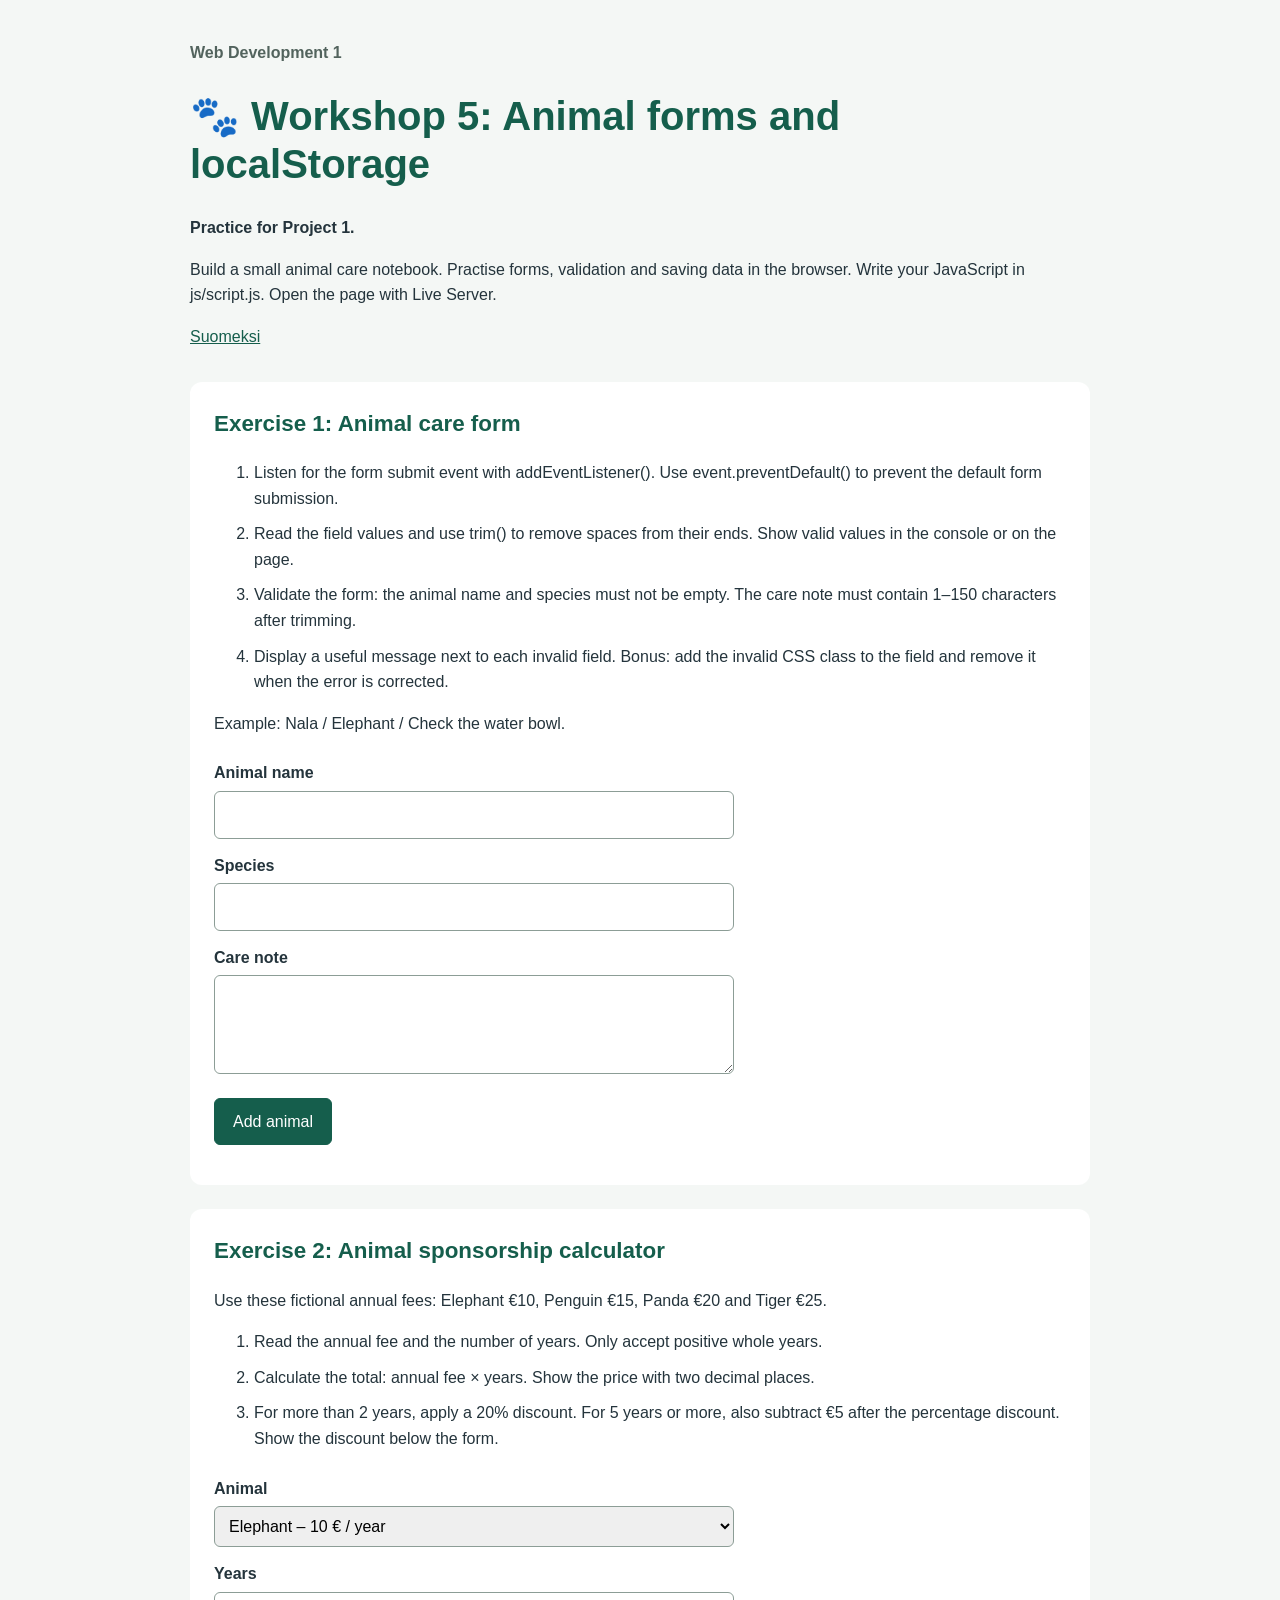
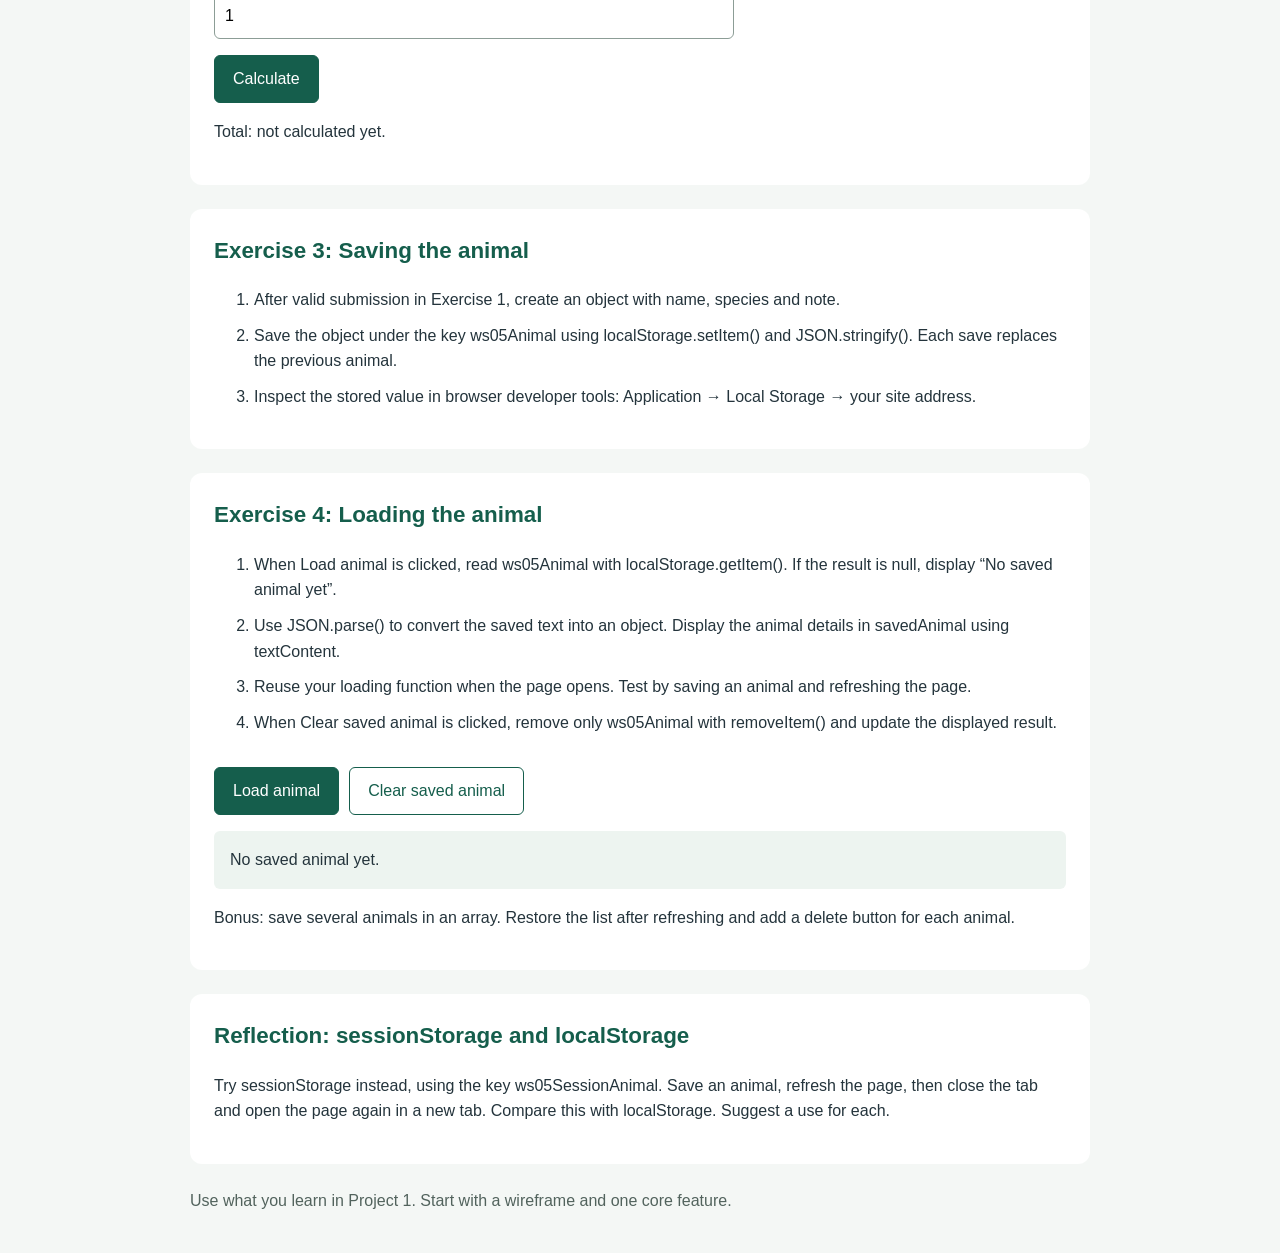
<file: index.html>
<!DOCTYPE html>
<html lang="en">
<head>
  <meta charset="UTF-8">
  <meta name="viewport" content="width=device-width, initial-scale=1.0">
  <title>Workshop 5: Animal forms and localStorage</title>
  <link rel="stylesheet" href="css/styles.css">
  <script src="js/script.js" defer></script>
</head>
<body>
<main>
<header>
  <p class="course">Web Development 1</p>
  <h1>🐾 Workshop 5: Animal forms and localStorage</h1>
  <p class="notice">Practice for Project 1.</p>
  <p>Build a small animal care notebook. Practise forms, validation and saving data in the browser. Write your JavaScript in js/script.js. Open the page with Live Server.</p>
  <a href="index-fi.html" lang="fi">Suomeksi</a>
</header>
<section>
  <h2>Exercise 1: Animal care form</h2>
  <ol><li>Listen for the form submit event with addEventListener(). Use event.preventDefault() to prevent the default form submission.</li><li>Read the field values and use trim() to remove spaces from their ends. Show valid values in the console or on the page.</li><li>Validate the form: the animal name and species must not be empty. The care note must contain 1–150 characters after trimming.</li><li>Display a useful message next to each invalid field. Bonus: add the invalid CSS class to the field and remove it when the error is corrected.</li></ol>
  <p>Example: Nala / Elephant / Check the water bowl.</p>
  <!-- novalidate allows students to practise JavaScript validation. -->
  <form id="animalForm" novalidate>
    <label for="animalName">Animal name</label>
    <input id="animalName" name="name" type="text" required aria-describedby="nameError">
    <span id="nameError" class="error" aria-live="polite"></span>
    <label for="animalSpecies">Species</label>
    <input id="animalSpecies" name="species" type="text" required aria-describedby="speciesError">
    <span id="speciesError" class="error" aria-live="polite"></span>
    <label for="careNote">Care note</label>
    <textarea id="careNote" name="note" rows="3" required aria-describedby="noteError"></textarea>
    <span id="noteError" class="error" aria-live="polite"></span>
    <button type="submit">Add animal</button>
  </form>
  <p id="formResult" role="status"></p>
</section>
<section>
  <h2>Exercise 2: Animal sponsorship calculator</h2>
  <p>Use these fictional annual fees: Elephant €10, Penguin €15, Panda €20 and Tiger €25.</p>
  <ol><li>Read the annual fee and the number of years. Only accept positive whole years.</li><li>Calculate the total: annual fee × years. Show the price with two decimal places.</li><li>For more than 2 years, apply a 20% discount. For 5 years or more, also subtract €5 after the percentage discount. Show the discount below the form.</li></ol>
  <form id="sponsorForm">
    <label for="animalType">Animal</label>
    <select id="animalType" name="type"><option value="10">Elephant – 10 € / year</option><option value="15">Penguin – 15 € / year</option><option value="20">Panda – 20 € / year</option><option value="25">Tiger – 25 € / year</option></select>
    <label for="years">Years</label>
    <input id="years" name="years" type="number" min="1" step="1" value="1" required>
    <button type="submit">Calculate</button>
  </form>
  <p id="cost" role="status">Total: not calculated yet.</p>
  <p id="discountMessage" aria-live="polite"></p>
</section>
<section>
  <h2>Exercise 3: Saving the animal</h2>
  <ol><li>After valid submission in Exercise 1, create an object with name, species and note.</li><li>Save the object under the key ws05Animal using localStorage.setItem() and JSON.stringify(). Each save replaces the previous animal.</li><li>Inspect the stored value in browser developer tools: Application → Local Storage → your site address.</li></ol>
</section>
<section>
  <h2>Exercise 4: Loading the animal</h2>
  <ol><li>When Load animal is clicked, read ws05Animal with localStorage.getItem(). If the result is null, display “No saved animal yet”.</li><li>Use JSON.parse() to convert the saved text into an object. Display the animal details in savedAnimal using textContent.</li><li>Reuse your loading function when the page opens. Test by saving an animal and refreshing the page.</li><li>When Clear saved animal is clicked, remove only ws05Animal with removeItem() and update the displayed result.</li></ol>
  <div class="actions">
    <button type="button" id="loadAnimal">Load animal</button>
    <button type="button" id="clearAnimal" class="secondary">Clear saved animal</button>
  </div>
  <p id="savedAnimal" class="saved" role="status">Saved animal details will appear here.</p>
  <p>Bonus: save several animals in an array. Restore the list after refreshing and add a delete button for each animal.</p>
</section>
<section>
  <h2>Reflection: sessionStorage and localStorage</h2>
  <p>Try sessionStorage instead, using the key ws05SessionAnimal. Save an animal, refresh the page, then close the tab and open the page again in a new tab. Compare this with localStorage. Suggest a use for each.</p>
</section>
<footer><p>Use what you learn in Project 1. Start with a wireframe and one core feature.</p></footer>
</main>
</body>
</html>
</file>
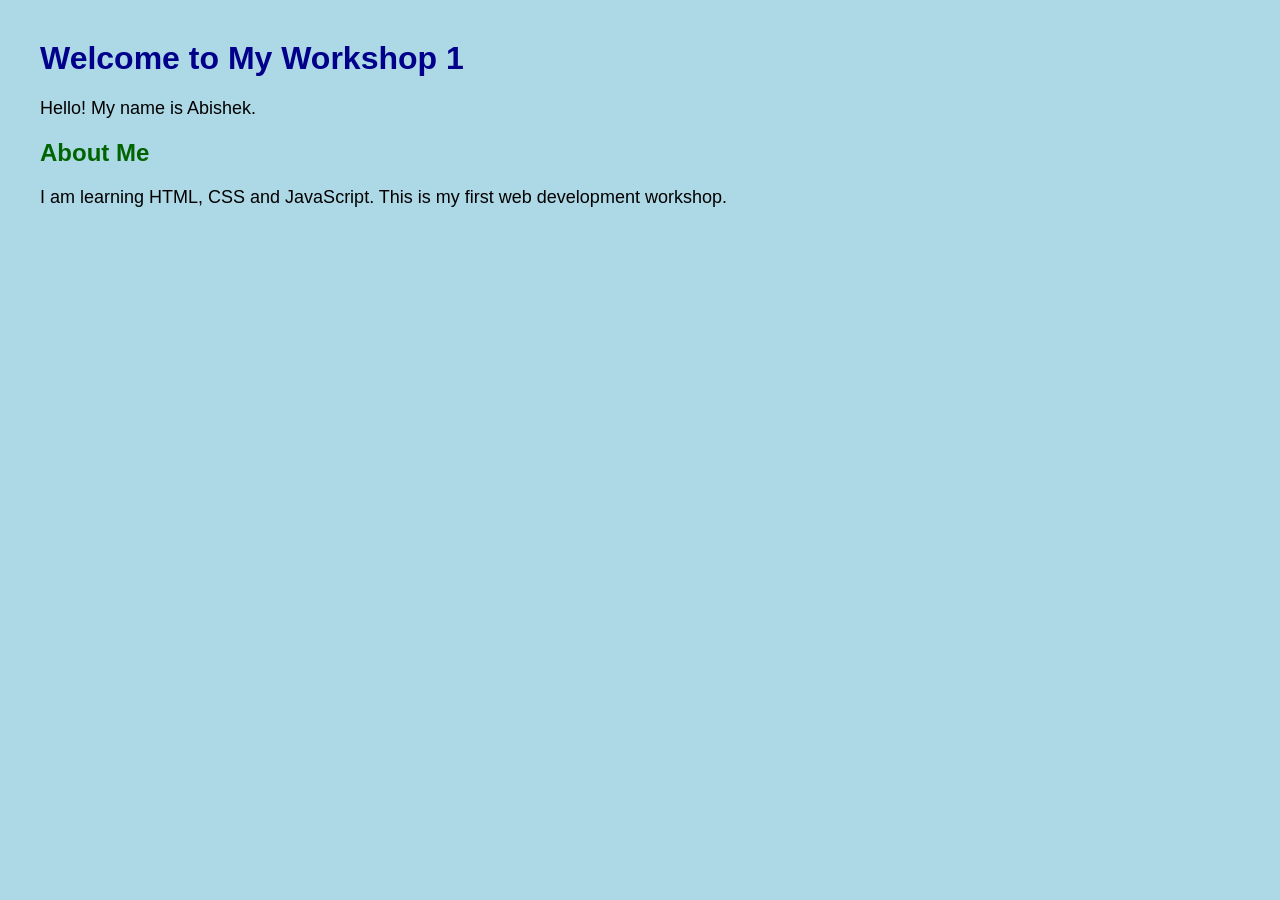
<file: Workshop1/index.html>
<!DOCTYPE html>
<html lang="en">

<head>
    <meta charset="UTF-8">
    <meta name="viewport" content="width=device-width, initial-scale=1.0">

    <title>My Workshop 1</title>

    <link rel="stylesheet" href="style.css">
</head>

<body>

    <h1>Welcome to My Workshop 1</h1>

    <p>Hello! My name is Abishek.</p>

    <h2>About Me</h2>

    <p>
        I am learning HTML, CSS and JavaScript.
        This is my first web development workshop.
    </p>

    <script src="script.js"></script>

</body>

</html>
</file>
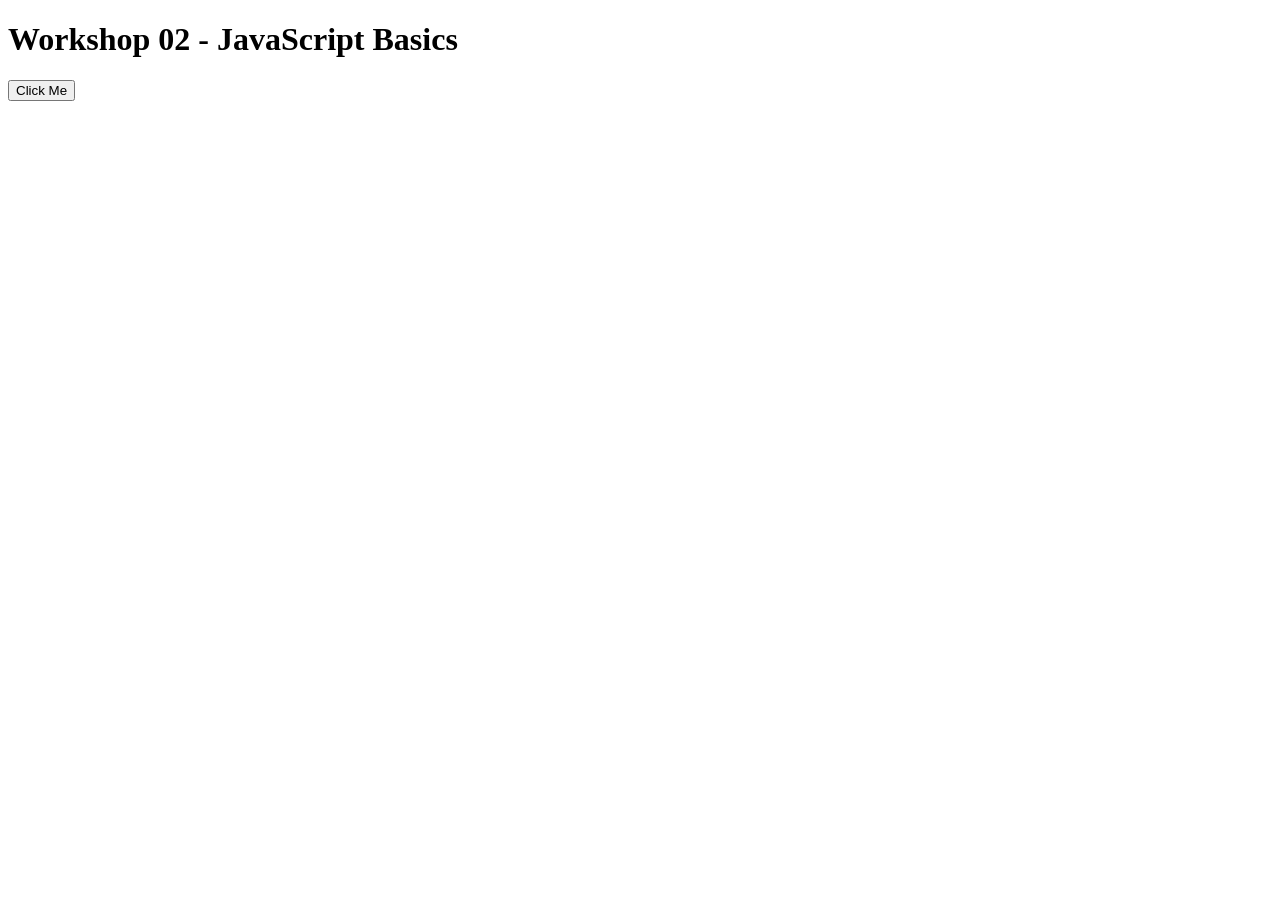
<file: WS02_JS_basics/index.html>
<!DOCTYPE html>
<html lang="en">

<head>
    <meta charset="UTF-8">
    <meta name="viewport" content="width=device-width, initial-scale=1.0">
    <title>JavaScript Basics</title>
</head>

<body>

    <h1>Workshop 02 - JavaScript Basics</h1>

    <button id="messageButton">Click Me</button>

    <script src="js/script.js"></script>
</body>

</html>
</file>
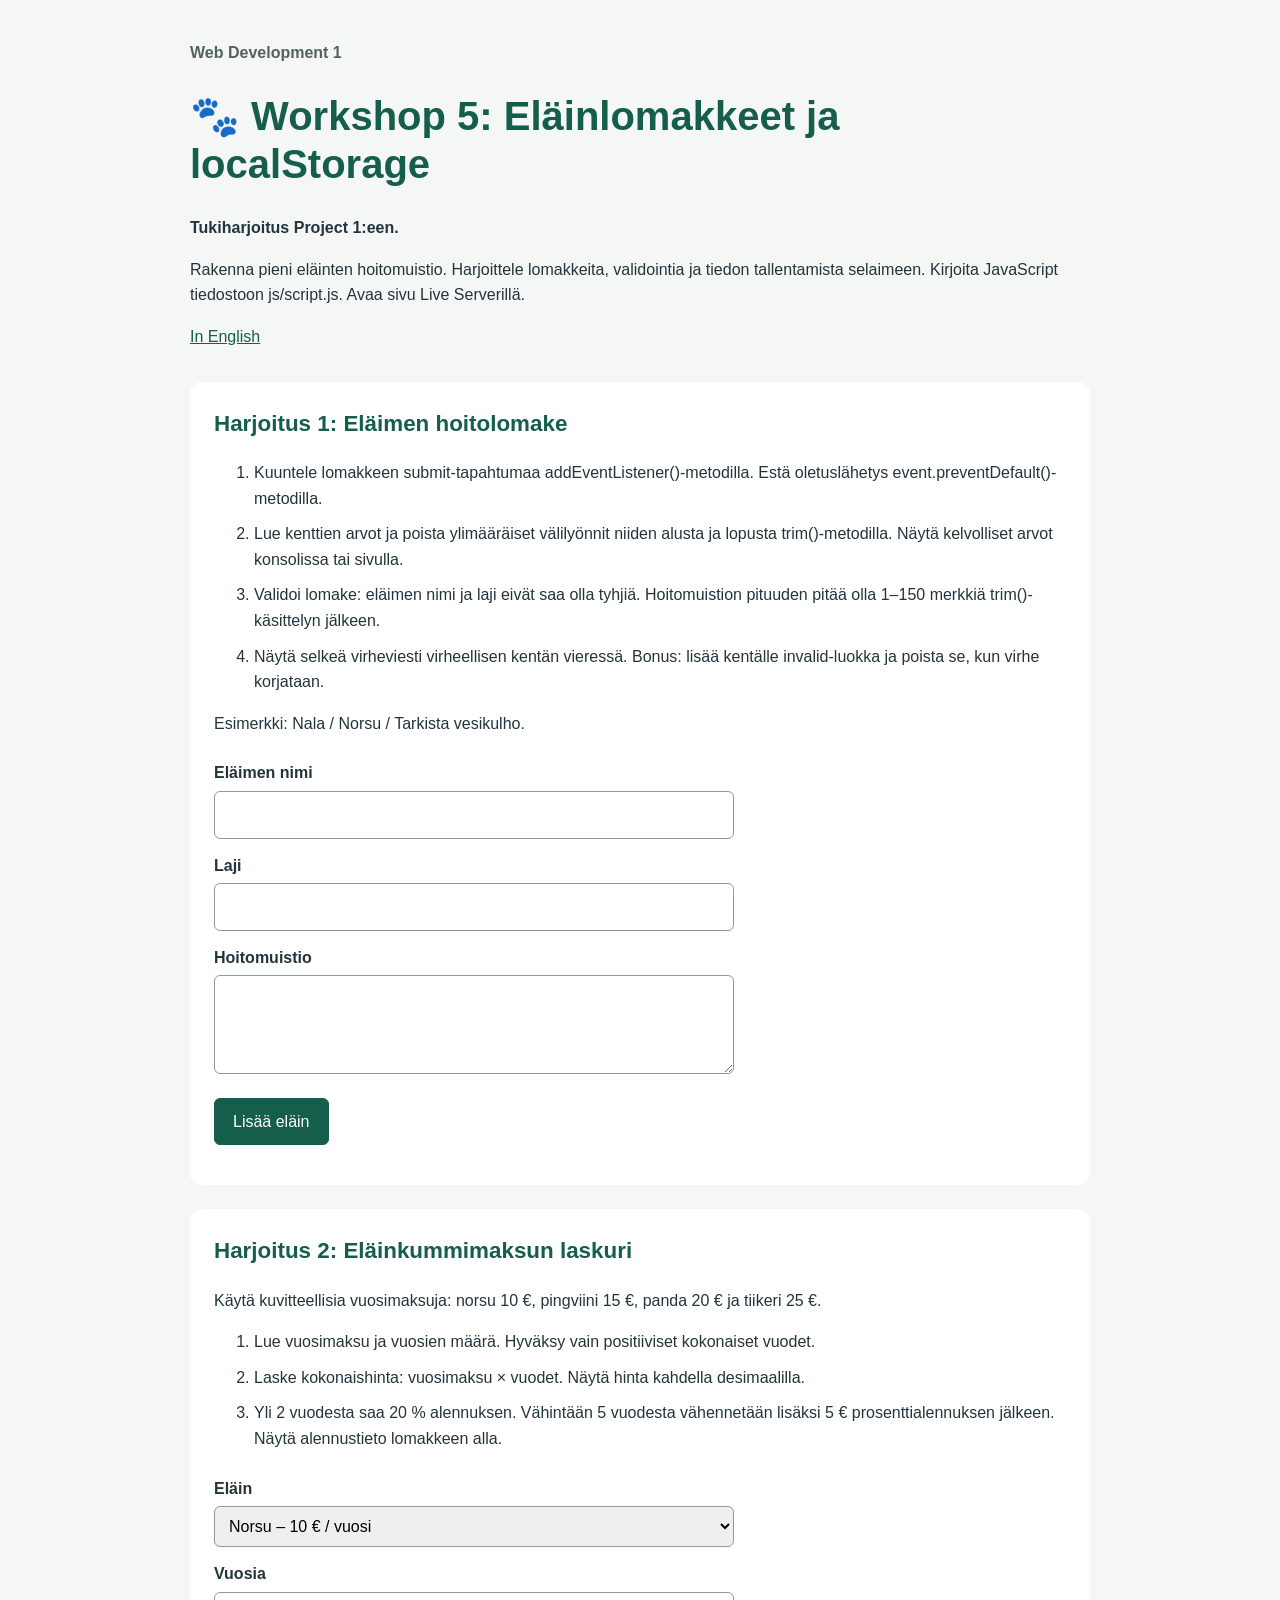
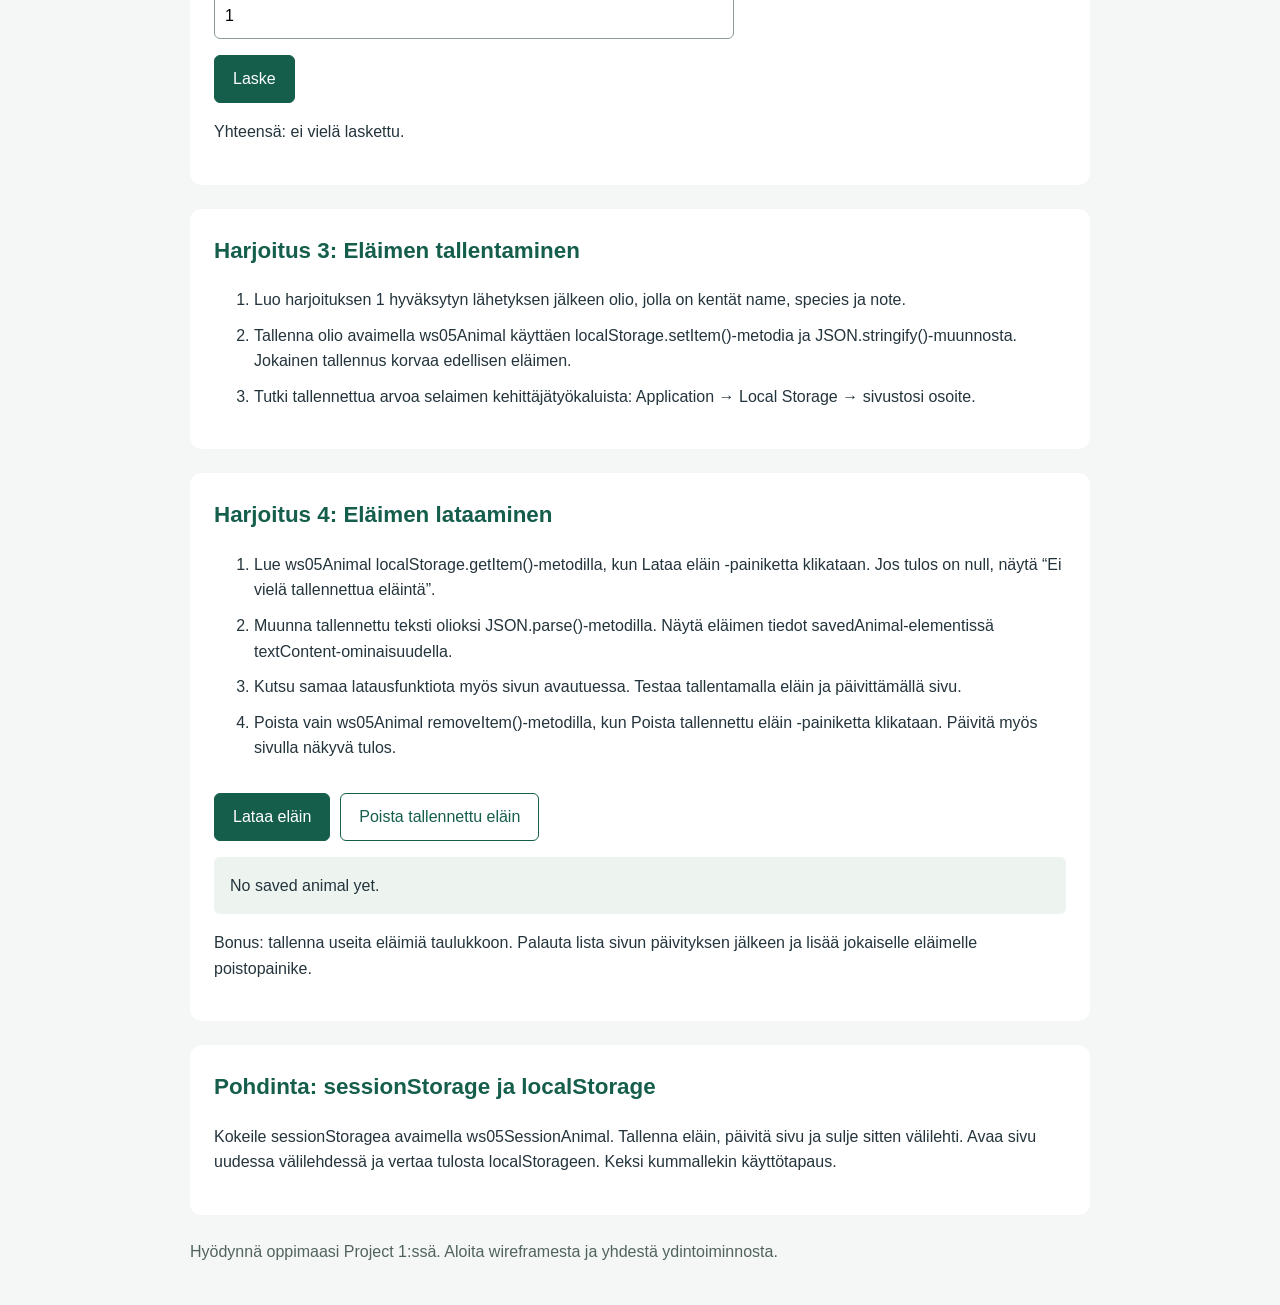
<file: index-fi.html>
<!DOCTYPE html>
<html lang="fi">
<head>
  <meta charset="UTF-8">
  <meta name="viewport" content="width=device-width, initial-scale=1.0">
  <title>Workshop 5: Eläinlomakkeet ja localStorage</title>
  <link rel="stylesheet" href="css/styles.css">
  <script src="js/script.js" defer></script>
</head>
<body>
<main>
<header>
  <p class="course">Web Development 1</p>
  <h1>🐾 Workshop 5: Eläinlomakkeet ja localStorage</h1>
  <p class="notice">Tukiharjoitus Project 1:een.</p>
  <p>Rakenna pieni eläinten hoitomuistio. Harjoittele lomakkeita, validointia ja tiedon tallentamista selaimeen. Kirjoita JavaScript tiedostoon js/script.js. Avaa sivu Live Serverillä.</p>
  <a href="index.html" lang="en">In English</a>
</header>
<section>
  <h2>Harjoitus 1: Eläimen hoitolomake</h2>
  <ol><li>Kuuntele lomakkeen submit-tapahtumaa addEventListener()-metodilla. Estä oletuslähetys event.preventDefault()-metodilla.</li><li>Lue kenttien arvot ja poista ylimääräiset välilyönnit niiden alusta ja lopusta trim()-metodilla. Näytä kelvolliset arvot konsolissa tai sivulla.</li><li>Validoi lomake: eläimen nimi ja laji eivät saa olla tyhjiä. Hoitomuistion pituuden pitää olla 1–150 merkkiä trim()-käsittelyn jälkeen.</li><li>Näytä selkeä virheviesti virheellisen kentän vieressä. Bonus: lisää kentälle invalid-luokka ja poista se, kun virhe korjataan.</li></ol>
  <p>Esimerkki: Nala / Norsu / Tarkista vesikulho.</p>
  <!-- novalidate allows students to practise JavaScript validation. -->
  <form id="animalForm" novalidate>
    <label for="animalName">Eläimen nimi</label>
    <input id="animalName" name="name" type="text" required aria-describedby="nameError">
    <span id="nameError" class="error" aria-live="polite"></span>
    <label for="animalSpecies">Laji</label>
    <input id="animalSpecies" name="species" type="text" required aria-describedby="speciesError">
    <span id="speciesError" class="error" aria-live="polite"></span>
    <label for="careNote">Hoitomuistio</label>
    <textarea id="careNote" name="note" rows="3" required aria-describedby="noteError"></textarea>
    <span id="noteError" class="error" aria-live="polite"></span>
    <button type="submit">Lisää eläin</button>
  </form>
  <p id="formResult" role="status"></p>
</section>
<section>
  <h2>Harjoitus 2: Eläinkummimaksun laskuri</h2>
  <p>Käytä kuvitteellisia vuosimaksuja: norsu 10 €, pingviini 15 €, panda 20 € ja tiikeri 25 €.</p>
  <ol><li>Lue vuosimaksu ja vuosien määrä. Hyväksy vain positiiviset kokonaiset vuodet.</li><li>Laske kokonaishinta: vuosimaksu × vuodet. Näytä hinta kahdella desimaalilla.</li><li>Yli 2 vuodesta saa 20 % alennuksen. Vähintään 5 vuodesta vähennetään lisäksi 5 € prosenttialennuksen jälkeen. Näytä alennustieto lomakkeen alla.</li></ol>
  <form id="sponsorForm">
    <label for="animalType">Eläin</label>
    <select id="animalType" name="type"><option value="10">Norsu – 10 € / vuosi</option><option value="15">Pingviini – 15 € / vuosi</option><option value="20">Panda – 20 € / vuosi</option><option value="25">Tiikeri – 25 € / vuosi</option></select>
    <label for="years">Vuosia</label>
    <input id="years" name="years" type="number" min="1" step="1" value="1" required>
    <button type="submit">Laske</button>
  </form>
  <p id="cost" role="status">Yhteensä: ei vielä laskettu.</p>
  <p id="discountMessage" aria-live="polite"></p>
</section>
<section>
  <h2>Harjoitus 3: Eläimen tallentaminen</h2>
  <ol><li>Luo harjoituksen 1 hyväksytyn lähetyksen jälkeen olio, jolla on kentät name, species ja note.</li><li>Tallenna olio avaimella ws05Animal käyttäen localStorage.setItem()-metodia ja JSON.stringify()-muunnosta. Jokainen tallennus korvaa edellisen eläimen.</li><li>Tutki tallennettua arvoa selaimen kehittäjätyökaluista: Application → Local Storage → sivustosi osoite.</li></ol>
</section>
<section>
  <h2>Harjoitus 4: Eläimen lataaminen</h2>
  <ol><li>Lue ws05Animal localStorage.getItem()-metodilla, kun Lataa eläin -painiketta klikataan. Jos tulos on null, näytä “Ei vielä tallennettua eläintä”.</li><li>Muunna tallennettu teksti olioksi JSON.parse()-metodilla. Näytä eläimen tiedot savedAnimal-elementissä textContent-ominaisuudella.</li><li>Kutsu samaa latausfunktiota myös sivun avautuessa. Testaa tallentamalla eläin ja päivittämällä sivu.</li><li>Poista vain ws05Animal removeItem()-metodilla, kun Poista tallennettu eläin -painiketta klikataan. Päivitä myös sivulla näkyvä tulos.</li></ol>
  <div class="actions">
    <button type="button" id="loadAnimal">Lataa eläin</button>
    <button type="button" id="clearAnimal" class="secondary">Poista tallennettu eläin</button>
  </div>
  <p id="savedAnimal" class="saved" role="status">Tallennetun eläimen tiedot näkyvät tässä.</p>
  <p>Bonus: tallenna useita eläimiä taulukkoon. Palauta lista sivun päivityksen jälkeen ja lisää jokaiselle eläimelle poistopainike.</p>
</section>
<section>
  <h2>Pohdinta: sessionStorage ja localStorage</h2>
  <p>Kokeile sessionStoragea avaimella ws05SessionAnimal. Tallenna eläin, päivitä sivu ja sulje sitten välilehti. Avaa sivu uudessa välilehdessä ja vertaa tulosta localStorageen. Keksi kummallekin käyttötapaus.</p>
</section>
<footer><p>Hyödynnä oppimaasi Project 1:ssä. Aloita wireframesta ja yhdestä ydintoiminnosta.</p></footer>
</main>
</body>
</html>
</file>
<file: css/styles.css>
/* Simple shared styles for the English and Finnish workshop. */
* { box-sizing: border-box; }
body {
  margin: 0;
  padding: 24px;
  font-family: Arial, Helvetica, sans-serif;
  line-height: 1.6;
  color: #24343c;
  background: #f4f7f5;
}
main { max-width: 900px; margin: auto; }
header { margin-bottom: 32px; }
h1 { font-size: clamp(1.8rem, 4vw, 2.5rem); line-height: 1.2; color: #155e4c; }
h2 { margin-top: 0; color: #155e4c; font-size: 1.4rem; }
.course { color: #52635d; font-weight: bold; }
.notice { font-weight: bold; }
section { margin-bottom: 24px; padding: 24px; background: white; border-radius: 12px; }
li { margin-bottom: 10px; }
a { color: #155e4c; }
form { max-width: 520px; margin-top: 24px; }
label { display: block; margin-top: 14px; font-weight: bold; }
input, select, textarea {
  width: 100%; padding: 10px; margin-top: 5px;
  font: inherit; border: 1px solid #8c9d96; border-radius: 6px;
}
button {
  margin-top: 16px; padding: 10px 18px; font: inherit;
  color: white; background: #155e4c; border: 1px solid #155e4c;
  border-radius: 6px; cursor: pointer;
}
button:hover { background: #104b3d; }
.secondary { color: #155e4c; background: white; }
.secondary:hover { background: #edf4f0; }
.actions { display: flex; flex-wrap: wrap; gap: 10px; }
:focus-visible { outline: 3px solid #bd650d; outline-offset: 3px; }
.error { display: block; color: #b42318; font-size: .95rem; }
.invalid { border: 2px solid #b42318; }
.saved { padding: 16px; background: #edf4f0; border-radius: 6px; white-space: pre-line; }
footer { color: #52635d; }
@media (max-width: 600px) {
  body { padding: 14px; }
  section { padding: 18px; }
}
</file>
<file: Workshop1/style.css>
body {
    font-family: Arial, sans-serif;
    background-color: lightblue;
    margin: 40px;
}

h1 {
    color: darkblue;
}

h2 {
    color: darkgreen;
}

p {
    font-size: 18px;
}
</file>
